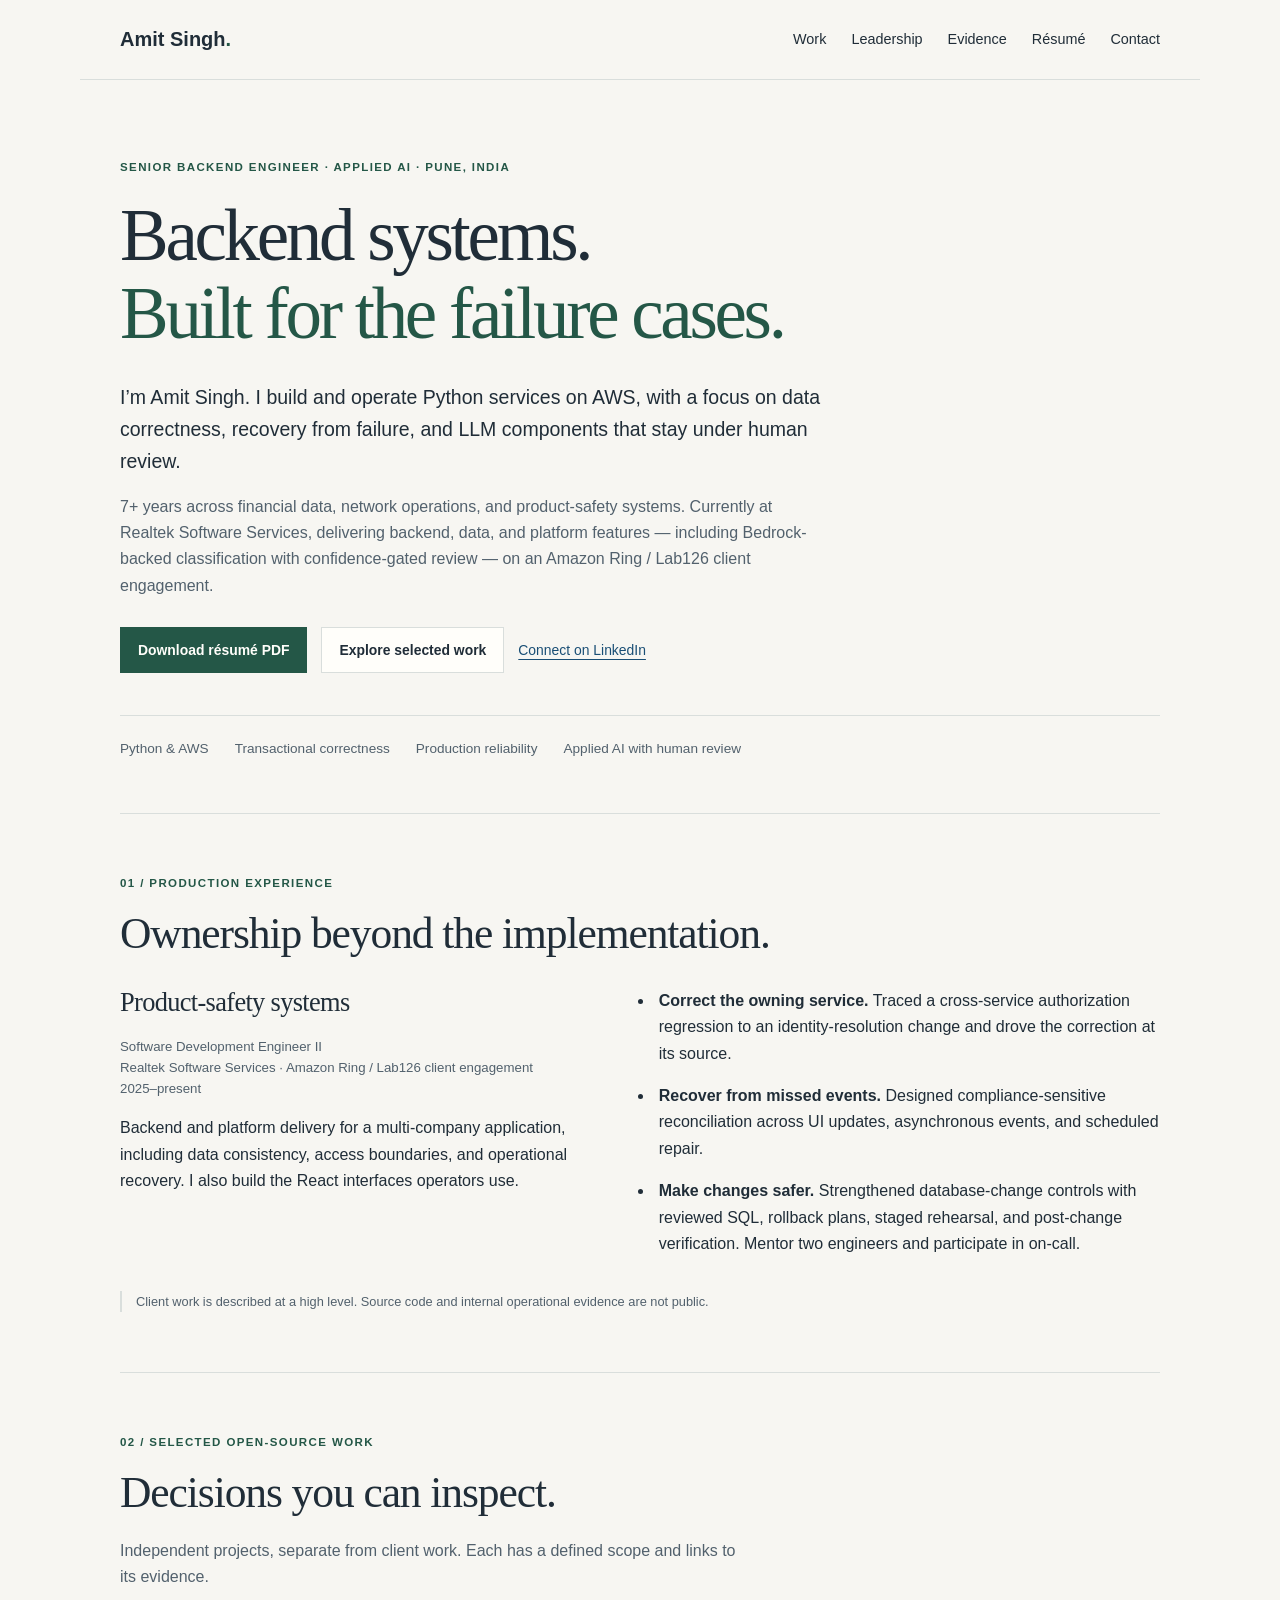
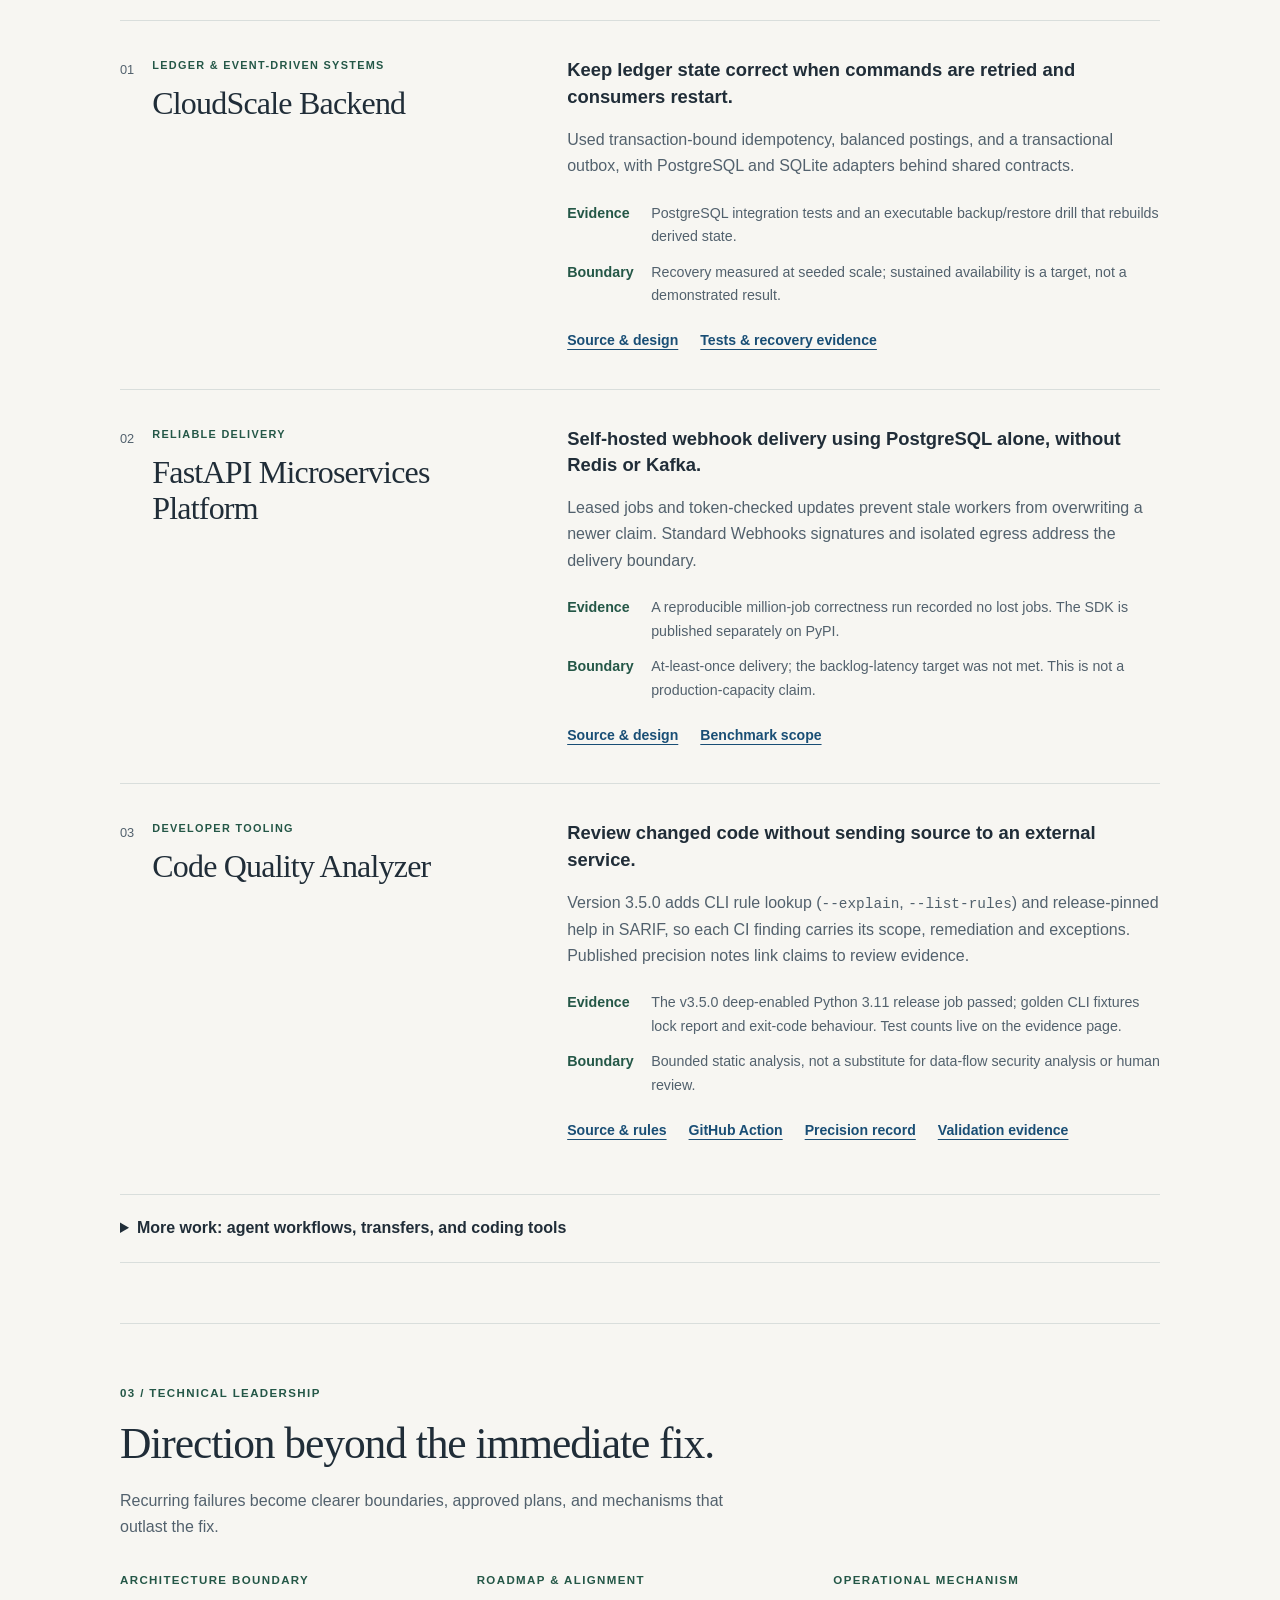
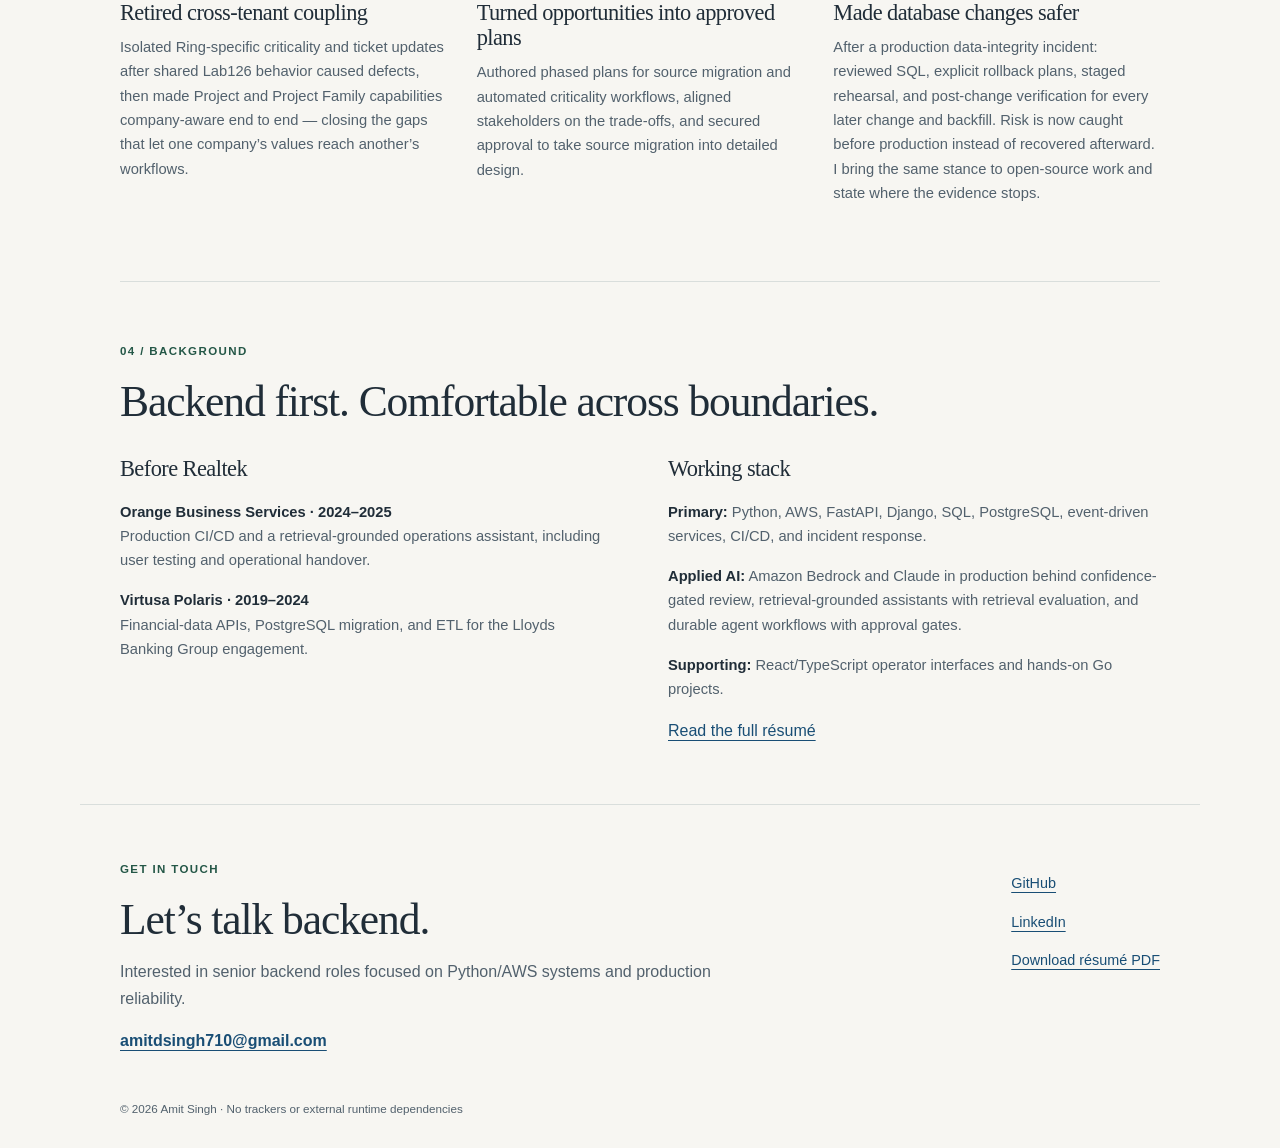
<file: index.html>
<!doctype html>
<html lang="en">
<head>
  <meta charset="utf-8">
  <meta name="viewport" content="width=device-width, initial-scale=1">
  <title>Amit Singh | Senior Backend Engineer</title>
  <meta name="description" content="Python and AWS backend engineering, production reliability, and open-source systems by Amit Singh.">
  <meta name="author" content="Amit Singh">
  <meta name="robots" content="index,follow,max-image-preview:large">
  <meta name="google-site-verification" content="meYjrEQto1s7tn9jI4LYgLtyor4KKZVI7Av0-aIMAww">
  <meta name="theme-color" content="#f7f6f2">
  <link rel="canonical" href="https://amitsinghom.github.io/">
  <link rel="icon" href="favicon.svg" type="image/svg+xml">
  <link rel="manifest" href="site.webmanifest">
  <meta property="og:type" content="website">
  <meta property="og:title" content="Amit Singh | Senior Backend Engineer">
  <meta property="og:description" content="Python and AWS backend engineering, production reliability, and open-source systems by Amit Singh.">
  <meta property="og:url" content="https://amitsinghom.github.io/">
  <meta property="og:image" content="https://amitsinghom.github.io/assets/social-card.png">
  <meta property="og:image:width" content="1200">
  <meta property="og:image:height" content="630">
  <meta property="og:image:alt" content="Amit Singh. Senior Backend Engineer. Python, AWS and Production Reliability.">
  <meta name="twitter:card" content="summary_large_image">
  <meta name="twitter:title" content="Amit Singh | Senior Backend Engineer">
  <meta name="twitter:description" content="Python and AWS backend engineering, production reliability, and open-source systems by Amit Singh.">
  <meta name="twitter:image" content="https://amitsinghom.github.io/assets/social-card.png">
  <link rel="stylesheet" href="styles.css">
  <script type="application/ld+json">{"@context": "https://schema.org", "@type": "ProfilePage", "@id": "https://amitsinghom.github.io/", "mainEntity": {"@type": "Person", "name": "Amit Singh", "url": "https://amitsinghom.github.io/", "jobTitle": "Senior Backend Engineer", "description": "Python and AWS backend engineering, production reliability and developer tooling.", "sameAs": ["https://github.com/AmitSinghOM", "https://linkedin.com/in/amit-singh-491100192"]}}</script>
</head>
<body>
<a class="skip" href="#main">Skip to content</a>
<header class="nav"><a class="brand" href="index.html" aria-label="Amit Singh, home">Amit Singh<span>.</span></a><nav aria-label="Primary"><a href="index.html#work">Work</a><a href="index.html#leadership">Leadership</a><a href="evidence.html">Evidence</a><a href="resume.html">Résumé</a><a href="mailto:amitdsingh710@gmail.com">Contact</a></nav></header>
<main id="main">
  <section class="hero" id="top">
    <p class="eyebrow">Senior Backend Engineer · Applied AI · Pune, India</p>
    <h1>Backend systems.<br><em>Built for the failure cases.</em></h1>
    <p class="intro">I’m Amit Singh. I build and operate Python services on AWS, with a focus on data correctness, recovery from failure, and LLM components that stay under human review.</p>
    <p class="hero-context">7+ years across financial data, network operations, and product-safety systems. Currently at Realtek Software Services, delivering backend, data, and platform features — including Bedrock-backed classification with confidence-gated review — on an Amazon Ring / Lab126 client engagement.</p>
    <div class="actions"><a class="button primary" href="assets/Amit_Singh_Backend_Resume.pdf" download>Download résumé PDF</a><a class="button" href="#work">Explore selected work</a><a class="text-link" href="https://linkedin.com/in/amit-singh-491100192">Connect on LinkedIn</a></div>
    <div class="focus-line"><span>Python &amp; AWS</span><span>Transactional correctness</span><span>Production reliability</span><span>Applied AI with human review</span></div>
  </section>

  <section class="section production" id="experience">
    <header class="section-head"><p class="eyebrow">01 / Production experience</p><h2>Ownership beyond the implementation.</h2></header>
    <div class="production-grid"><div><h3>Product-safety systems</h3><p class="attribution">Software Development Engineer II<br>Realtek Software Services · Amazon Ring / Lab126 client engagement<br>2025–present</p><p>Backend and platform delivery for a multi-company application, including data consistency, access boundaries, and operational recovery. I also build the React interfaces operators use.</p></div>
    <ul class="work-points"><li><strong>Correct the owning service.</strong> Traced a cross-service authorization regression to an identity-resolution change and drove the correction at its source.</li><li><strong>Recover from missed events.</strong> Designed compliance-sensitive reconciliation across UI updates, asynchronous events, and scheduled repair.</li><li><strong>Make changes safer.</strong> Strengthened database-change controls with reviewed SQL, rollback plans, staged rehearsal, and post-change verification. Mentor two engineers and participate in on-call.</li></ul></div>
    <p class="boundary-note">Client work is described at a high level. Source code and internal operational evidence are not public.</p>
  </section>

  <section class="section" id="work">
    <header class="section-head"><p class="eyebrow">02 / Selected open-source work</p><h2>Decisions you can inspect.</h2><p>Independent projects, separate from client work. Each has a defined scope and links to its evidence.</p></header>
    <article class="project" data-project="cloudscale">
      <div class="project-heading"><span class="project-number" aria-hidden="true">01</span><div><p class="eyebrow">Ledger &amp; event-driven systems</p><h3>CloudScale Backend</h3></div></div>
      <div class="project-body"><p class="project-summary">Keep ledger state correct when commands are retried and consumers restart.</p><p>Used transaction-bound idempotency, balanced postings, and a transactional outbox, with PostgreSQL and SQLite adapters behind shared contracts.</p><dl class="project-proof"><div><dt>Evidence</dt><dd>PostgreSQL integration tests and an executable backup/restore drill that rebuilds derived state.</dd></div><div><dt>Boundary</dt><dd>Recovery measured at seeded scale; sustained availability is a target, not a demonstrated result.</dd></div></dl><div class="project-links"><a href="https://github.com/AmitSinghOM/cloudscale-backend">Source &amp; design</a><a href="evidence.html#cloudscale">Tests &amp; recovery evidence</a></div></div>
    </article>
    <article class="project" data-project="webhook-platform">
      <div class="project-heading"><span class="project-number" aria-hidden="true">02</span><div><p class="eyebrow">Reliable delivery</p><h3>FastAPI Microservices Platform</h3></div></div>
      <div class="project-body"><p class="project-summary">Self-hosted webhook delivery using PostgreSQL alone, without Redis or Kafka.</p><p>Leased jobs and token-checked updates prevent stale workers from overwriting a newer claim. Standard Webhooks signatures and isolated egress address the delivery boundary.</p><dl class="project-proof"><div><dt>Evidence</dt><dd>A reproducible million-job correctness run recorded no lost jobs. The SDK is published separately on PyPI.</dd></div><div><dt>Boundary</dt><dd>At-least-once delivery; the backlog-latency target was not met. This is not a production-capacity claim.</dd></div></dl><div class="project-links"><a href="https://github.com/AmitSinghOM/fastapi-microservices-platform">Source &amp; design</a><a href="evidence.html#webhook-platform">Benchmark scope</a></div></div>
    </article>
    <article class="project" data-project="cqa-analyzer">
      <div class="project-heading"><span class="project-number" aria-hidden="true">03</span><div><p class="eyebrow">Developer tooling</p><h3>Code Quality Analyzer</h3></div></div>
      <div class="project-body"><p class="project-summary">Review changed code without sending source to an external service.</p><p>Version 3.5.0 adds CLI rule lookup (<code>--explain</code>, <code>--list-rules</code>) and release-pinned help in SARIF, so each CI finding carries its scope, remediation and exceptions. Published precision notes link claims to review evidence.</p><dl class="project-proof"><div><dt>Evidence</dt><dd>The v3.5.0 deep-enabled Python 3.11 release job passed; golden CLI fixtures lock report and exit-code behaviour. Test counts live on the evidence page.</dd></div><div><dt>Boundary</dt><dd>Bounded static analysis, not a substitute for data-flow security analysis or human review.</dd></div></dl><div class="project-links"><a href="https://github.com/AmitSinghOM/code-quality-analyzer">Source &amp; rules</a><a href="https://github.com/AmitSinghOM/cqa-action">GitHub Action</a><a href="https://github.com/AmitSinghOM/code-quality-analyzer/blob/v3.5.0/docs/PRECISION.md">Precision record</a><a href="evidence.html#cqa-analyzer">Validation evidence</a></div></div>
    </article>
    <details class="more-work"><summary>More work: agent workflows, transfers, and coding tools</summary><div class="more-grid">
      <article data-project="agentos"><h3>AgentOS</h3><p>Durable agent workflows over a hash-chained event log, with approval gates, an operator policy ceiling, a global pause switch and an operator UI with time-travel. Published on PyPI as <code>dagentos</code> with five provider plugins; property tests and network-fault tests exercise recovery. External effects still depend on downstream idempotency.</p><a href="evidence.html#agentos">Public source &amp; evidence</a></article>
      <article data-project="wallet-transfer"><h3>Wallet transfer service</h3><p>A focused transaction-design case study: idempotency keys, atomic balance updates, and deterministic wallet lock ordering.</p><a href="https://github.com/AmitSinghOM/wallet-transfer-service/blob/main/WRITEUP.md">Read the design decisions</a> <a href="evidence.html#wallet-transfer">Test evidence</a></article>
      <article data-project="replay-safe-orders"><h3>Replay-Safe Order Processing</h3><p>API Gateway, Python Lambda, SQS, and DynamoDB keep inventory updates duplicate-safe across retries and replays. DLQ recovery is bounded and audited; the AWS load run is not complete.</p><a href="https://github.com/AmitSinghOM/replay-safe-order-processing">Source &amp; design</a></article>
      <article data-project="agent-skills"><h3>Agent Skills</h3><p>Four tool-backed coding-agent workflows, including an architecture snapshot and a changed-line quality gate. Script tests are distinct from model-behaviour validation.</p><a href="evidence.html#agent-skills">Scope &amp; validation</a></article>
    </div></details>
  </section>

  <section class="section" id="leadership"><header class="section-head"><p class="eyebrow">03 / Technical leadership</p><h2>Direction beyond the immediate fix.</h2><p>Recurring failures become clearer boundaries, approved plans, and mechanisms that outlast the fix.</p></header><div class="leadership-grid">
    <article><p class="eyebrow">Architecture boundary</p><h3>Retired cross-tenant coupling</h3><p>Isolated Ring-specific criticality and ticket updates after shared Lab126 behavior caused defects, then made Project and Project Family capabilities company-aware end to end — closing the gaps that let one company’s values reach another’s workflows.</p></article>
    <article><p class="eyebrow">Roadmap &amp; alignment</p><h3>Turned opportunities into approved plans</h3><p>Authored phased plans for source migration and automated criticality workflows, aligned stakeholders on the trade-offs, and secured approval to take source migration into detailed design.</p></article>
    <article><p class="eyebrow">Operational mechanism</p><h3>Made database changes safer</h3><p>After a production data-integrity incident: reviewed SQL, explicit rollback plans, staged rehearsal, and post-change verification for every later change and backfill. Risk is now caught before production instead of recovered afterward. I bring the same stance to open-source work and state where the evidence stops.</p></article>
  </div></section>

  <section class="section career"><header class="section-head"><p class="eyebrow">04 / Background</p><h2>Backend first. Comfortable across boundaries.</h2></header><div class="career-grid"><div><h3>Before Realtek</h3><p><strong>Orange Business Services · 2024–2025</strong><br>Production CI/CD and a retrieval-grounded operations assistant, including user testing and operational handover.</p><p><strong>Virtusa Polaris · 2019–2024</strong><br>Financial-data APIs, PostgreSQL migration, and ETL for the Lloyds Banking Group engagement.</p></div><div><h3>Working stack</h3><p><strong>Primary:</strong> Python, AWS, FastAPI, Django, SQL, PostgreSQL, event-driven services, CI/CD, and incident response.</p><p><strong>Applied AI:</strong> Amazon Bedrock and Claude in production behind confidence-gated review, retrieval-grounded assistants with retrieval evaluation, and durable agent workflows with approval gates.</p><p><strong>Supporting:</strong> React/TypeScript operator interfaces and hands-on Go projects.</p><a href="resume.html">Read the full résumé</a></div></div></section>
</main>
<footer id="contact"><div><p class="eyebrow">Get in touch</p><h2>Let’s talk backend.</h2><p>Interested in senior backend roles focused on Python/AWS systems and production reliability.</p><a class="contact-link" href="mailto:amitdsingh710@gmail.com">amitdsingh710@gmail.com</a></div><nav aria-label="Social links"><a href="https://github.com/AmitSinghOM">GitHub</a><a href="https://linkedin.com/in/amit-singh-491100192">LinkedIn</a><a href="assets/Amit_Singh_Backend_Resume.pdf" download>Download résumé PDF</a></nav><small>© 2026 Amit Singh · No trackers or external runtime dependencies</small></footer>
</body>
</html>
</file>
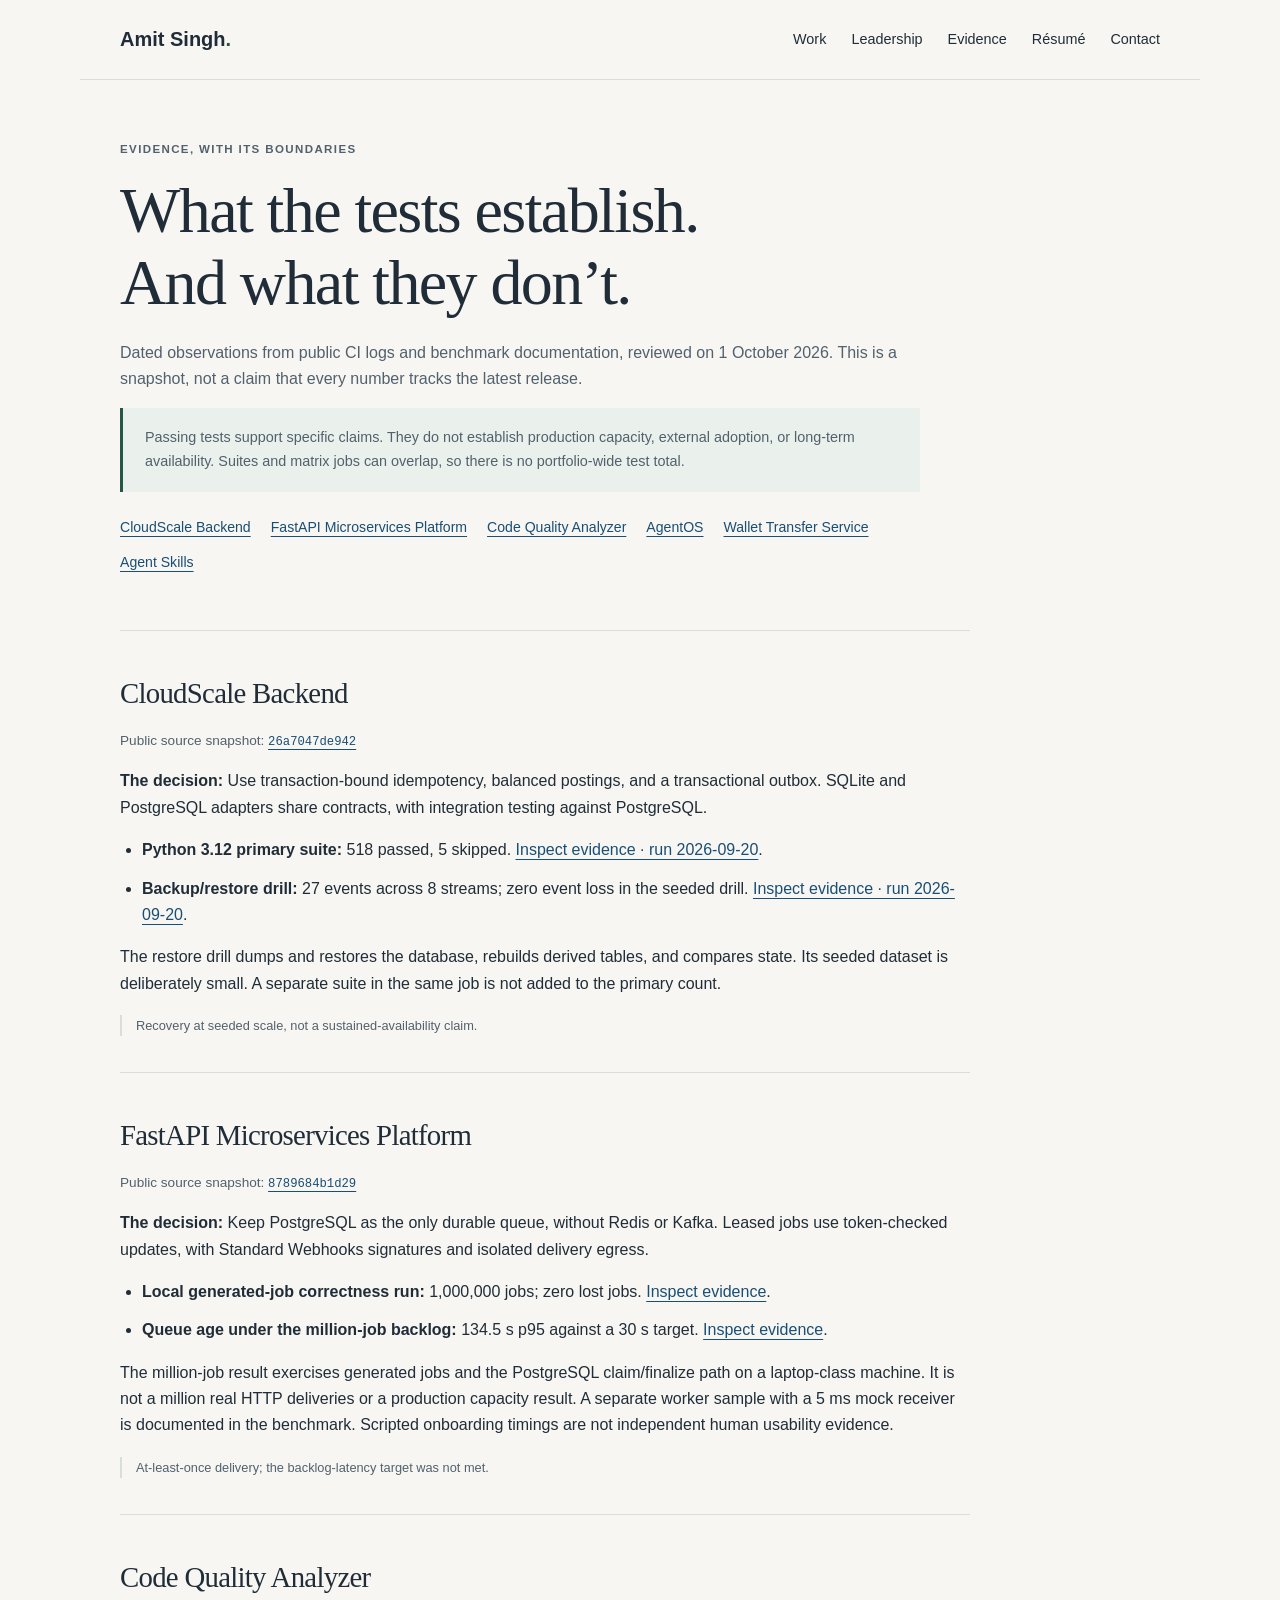
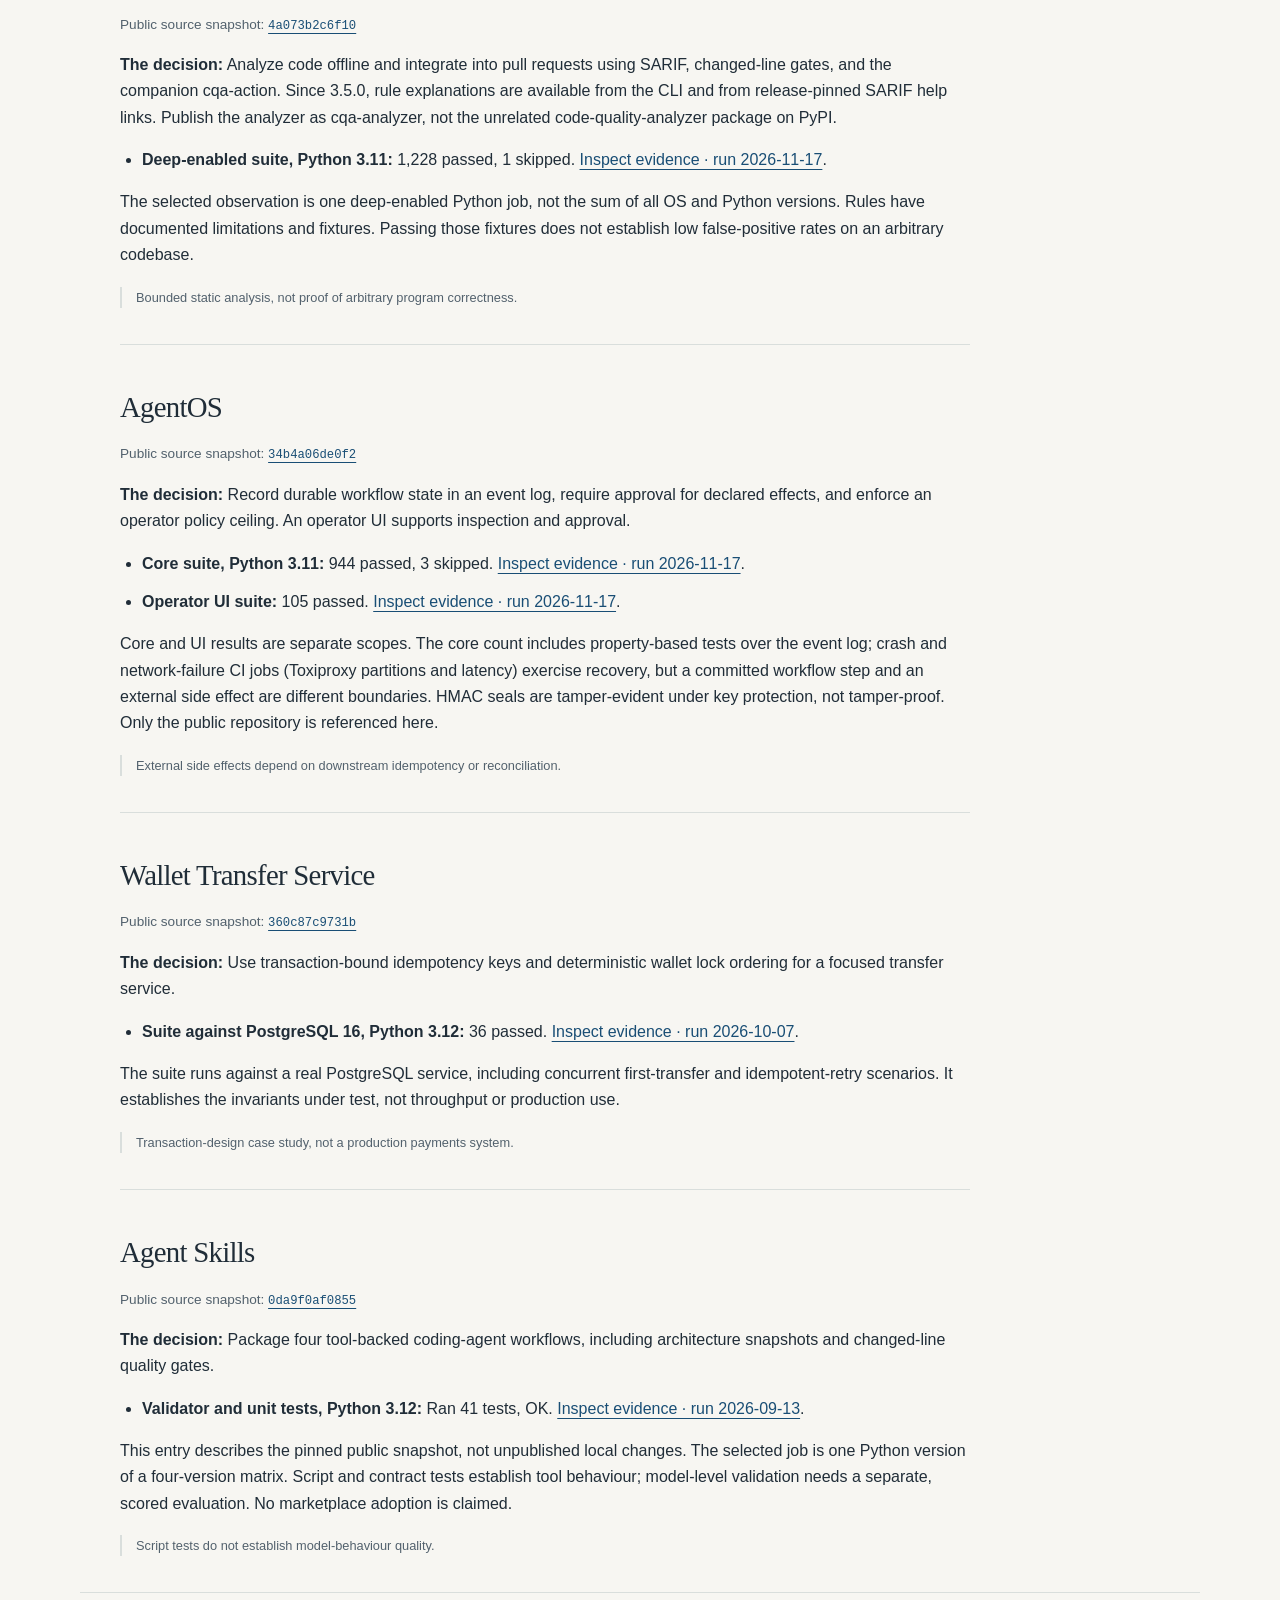
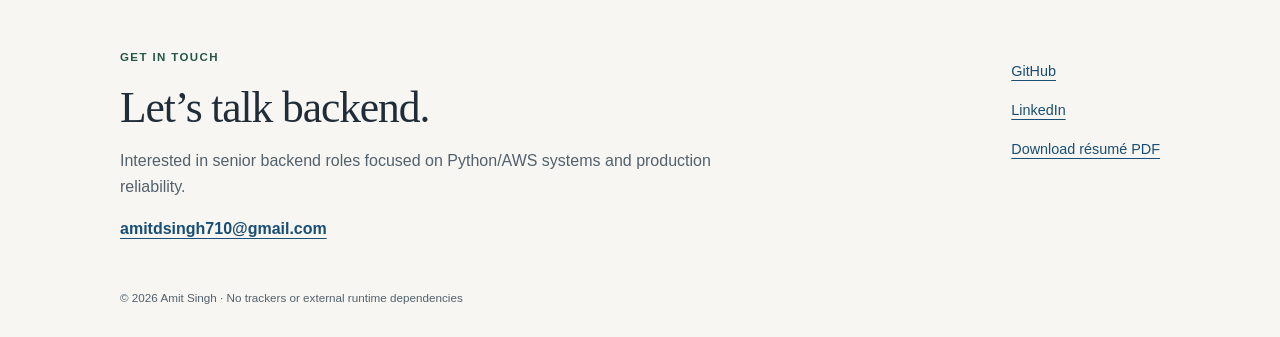
<file: evidence.html>
<!doctype html>
<html lang="en">
<head>
  <meta charset="utf-8">
  <meta name="viewport" content="width=device-width, initial-scale=1">
  <title>Engineering evidence | Amit Singh</title>
  <meta name="description" content="Pinned test results, benchmark scope, and limitations for Amit Singh’s public engineering projects.">
  <meta name="author" content="Amit Singh">
  <meta name="robots" content="index,follow,max-image-preview:large">
  <meta name="google-site-verification" content="meYjrEQto1s7tn9jI4LYgLtyor4KKZVI7Av0-aIMAww">
  <meta name="theme-color" content="#f7f6f2">
  <link rel="canonical" href="https://amitsinghom.github.io/evidence.html">
  <link rel="icon" href="favicon.svg" type="image/svg+xml">
  <link rel="manifest" href="site.webmanifest">
  <meta property="og:type" content="website">
  <meta property="og:title" content="Engineering evidence | Amit Singh">
  <meta property="og:description" content="Pinned test results, benchmark scope, and limitations for Amit Singh’s public engineering projects.">
  <meta property="og:url" content="https://amitsinghom.github.io/evidence.html">
  <meta property="og:image" content="https://amitsinghom.github.io/assets/social-card.png">
  <meta property="og:image:width" content="1200">
  <meta property="og:image:height" content="630">
  <meta property="og:image:alt" content="Amit Singh. Senior Backend Engineer. Python, AWS and Production Reliability.">
  <meta name="twitter:card" content="summary_large_image">
  <meta name="twitter:title" content="Engineering evidence | Amit Singh">
  <meta name="twitter:description" content="Pinned test results, benchmark scope, and limitations for Amit Singh’s public engineering projects.">
  <meta name="twitter:image" content="https://amitsinghom.github.io/assets/social-card.png">
  <link rel="stylesheet" href="styles.css">
</head>
<body>
<a class="skip" href="#main">Skip to content</a>
<header class="nav"><a class="brand" href="index.html" aria-label="Amit Singh, home">Amit Singh<span>.</span></a><nav aria-label="Primary"><a href="index.html#work">Work</a><a href="index.html#leadership">Leadership</a><a href="evidence.html">Evidence</a><a href="resume.html">Résumé</a><a href="mailto:amitdsingh710@gmail.com">Contact</a></nav></header>
<main id="main">
<section class="page-intro"><p class="eyebrow">Evidence, with its boundaries</p><h1>What the tests establish.<br>And what they don’t.</h1><p>Dated observations from public CI logs and benchmark documentation, reviewed on 1 October 2026. This is a snapshot, not a claim that every number tracks the latest release.</p><p class="evidence-note">Passing tests support specific claims. They do not establish production capacity, external adoption, or long-term availability. Suites and matrix jobs can overlap, so there is no portfolio-wide test total.</p><nav class="evidence-nav" aria-label="Projects"><a href="#cloudscale">CloudScale Backend</a><a href="#webhook-platform">FastAPI Microservices Platform</a><a href="#cqa-analyzer">Code Quality Analyzer</a><a href="#agentos">AgentOS</a><a href="#wallet-transfer">Wallet Transfer Service</a><a href="#agent-skills">Agent Skills</a></nav></section>
<article class="evidence-entry" id="cloudscale" data-project="cloudscale">
<h2>CloudScale Backend</h2>
<p class="evidence-meta">Public source snapshot: <a href="https://github.com/AmitSinghOM/cloudscale-backend/tree/26a7047de94266d97e9acc520e575b127030f1b2"><code>26a7047de942</code></a></p>
<p><strong>The decision:</strong> Use transaction-bound idempotency, balanced postings, and a transactional outbox. SQLite and PostgreSQL adapters share contracts, with integration testing against PostgreSQL.</p>
<ul>
<li><strong>Python 3.12 primary suite:</strong> <span data-fact="cloudscale-1">518 passed, 5 skipped</span>. <a href="https://github.com/AmitSinghOM/cloudscale-backend/actions/runs/35527516770/job/106122164409">Inspect evidence · run 2026-09-20</a>.</li>
<li><strong>Backup/restore drill:</strong> <span data-fact="cloudscale-2">27 events across 8 streams; zero event loss in the seeded drill</span>. <a href="https://github.com/AmitSinghOM/cloudscale-backend/actions/runs/35527516770/job/106122164267">Inspect evidence · run 2026-09-20</a>.</li>
</ul>
<p>The restore drill dumps and restores the database, rebuilds derived tables, and compares state. Its seeded dataset is deliberately small. A separate suite in the same job is not added to the primary count.</p>
<p class="boundary-note">Recovery at seeded scale, not a sustained-availability claim.</p>
</article>
<article class="evidence-entry" id="webhook-platform" data-project="webhook-platform">
<h2>FastAPI Microservices Platform</h2>
<p class="evidence-meta">Public source snapshot: <a href="https://github.com/AmitSinghOM/fastapi-microservices-platform/tree/8789684b1d29cadbd77b692cfe6b3a9ba3f753b2"><code>8789684b1d29</code></a></p>
<p><strong>The decision:</strong> Keep PostgreSQL as the only durable queue, without Redis or Kafka. Leased jobs use token-checked updates, with Standard Webhooks signatures and isolated delivery egress.</p>
<ul>
<li><strong>Local generated-job correctness run:</strong> <span data-fact="webhook-correctness">1,000,000 jobs; zero lost jobs</span>. <a href="https://github.com/AmitSinghOM/fastapi-microservices-platform/blob/8789684b1d29cadbd77b692cfe6b3a9ba3f753b2/docs/benchmarks.md">Inspect evidence</a>.</li>
<li><strong>Queue age under the million-job backlog:</strong> <span data-fact="webhook-backlog">134.5 s p95 against a 30 s target</span>. <a href="https://github.com/AmitSinghOM/fastapi-microservices-platform/blob/8789684b1d29cadbd77b692cfe6b3a9ba3f753b2/docs/benchmarks.md">Inspect evidence</a>.</li>
</ul>
<p>The million-job result exercises generated jobs and the PostgreSQL claim/finalize path on a laptop-class machine. It is not a million real HTTP deliveries or a production capacity result. A separate worker sample with a 5 ms mock receiver is documented in the benchmark. Scripted onboarding timings are not independent human usability evidence.</p>
<p class="boundary-note">At-least-once delivery; the backlog-latency target was not met.</p>
</article>
<article class="evidence-entry" id="cqa-analyzer" data-project="cqa-analyzer">
<h2>Code Quality Analyzer</h2>
<p class="evidence-meta">Public source snapshot: <a href="https://github.com/AmitSinghOM/code-quality-analyzer/tree/4a073b2c6f10f5fa66a0eb9f1efa92d404d24223"><code>4a073b2c6f10</code></a></p>
<p><strong>The decision:</strong> Analyze code offline and integrate into pull requests using SARIF, changed-line gates, and the companion cqa-action. Since 3.5.0, rule explanations are available from the CLI and from release-pinned SARIF help links. Publish the analyzer as cqa-analyzer, not the unrelated code-quality-analyzer package on PyPI.</p>
<ul>
<li><strong>Deep-enabled suite, Python 3.11:</strong> <span data-fact="cqa-analyzer-1">1,228 passed, 1 skipped</span>. <a href="https://github.com/AmitSinghOM/code-quality-analyzer/actions/runs/44140864346/job/134242954812">Inspect evidence · run 2026-11-17</a>.</li>
</ul>
<p>The selected observation is one deep-enabled Python job, not the sum of all OS and Python versions. Rules have documented limitations and fixtures. Passing those fixtures does not establish low false-positive rates on an arbitrary codebase.</p>
<p class="boundary-note">Bounded static analysis, not proof of arbitrary program correctness.</p>
</article>
<article class="evidence-entry" id="agentos" data-project="agentos">
<h2>AgentOS</h2>
<p class="evidence-meta">Public source snapshot: <a href="https://github.com/AmitSinghOM/AgentOS/tree/34b4a06de0f202738ec92433da8cc3d8ad6a8162"><code>34b4a06de0f2</code></a></p>
<p><strong>The decision:</strong> Record durable workflow state in an event log, require approval for declared effects, and enforce an operator policy ceiling. An operator UI supports inspection and approval.</p>
<ul>
<li><strong>Core suite, Python 3.11:</strong> <span data-fact="agentos-1">944 passed, 3 skipped</span>. <a href="https://github.com/AmitSinghOM/AgentOS/actions/runs/44156991925/job/134300267305">Inspect evidence · run 2026-11-17</a>.</li>
<li><strong>Operator UI suite:</strong> <span data-fact="agentos-2">105 passed</span>. <a href="https://github.com/AmitSinghOM/AgentOS/actions/runs/44156991925/job/134300267308">Inspect evidence · run 2026-11-17</a>.</li>
</ul>
<p>Core and UI results are separate scopes. The core count includes property-based tests over the event log; crash and network-failure CI jobs (Toxiproxy partitions and latency) exercise recovery, but a committed workflow step and an external side effect are different boundaries. HMAC seals are tamper-evident under key protection, not tamper-proof. Only the public repository is referenced here.</p>
<p class="boundary-note">External side effects depend on downstream idempotency or reconciliation.</p>
</article>
<article class="evidence-entry" id="wallet-transfer" data-project="wallet-transfer">
<h2>Wallet Transfer Service</h2>
<p class="evidence-meta">Public source snapshot: <a href="https://github.com/AmitSinghOM/wallet-transfer-service/tree/360c87c9731bd07e8fdd0a1af38afcb0d4d9b558"><code>360c87c9731b</code></a></p>
<p><strong>The decision:</strong> Use transaction-bound idempotency keys and deterministic wallet lock ordering for a focused transfer service.</p>
<ul>
<li><strong>Suite against PostgreSQL 16, Python 3.12:</strong> <span data-fact="wallet-transfer-1">36 passed</span>. <a href="https://github.com/AmitSinghOM/wallet-transfer-service/actions/runs/37610929342/job/112757726818">Inspect evidence · run 2026-10-07</a>.</li>
</ul>
<p>The suite runs against a real PostgreSQL service, including concurrent first-transfer and idempotent-retry scenarios. It establishes the invariants under test, not throughput or production use.</p>
<p class="boundary-note">Transaction-design case study, not a production payments system.</p>
</article>
<article class="evidence-entry" id="agent-skills" data-project="agent-skills">
<h2>Agent Skills</h2>
<p class="evidence-meta">Public source snapshot: <a href="https://github.com/AmitSinghOM/agent-skills/tree/0da9f0af0855c3e84200fc4f9c1cd5d4a8eaf889"><code>0da9f0af0855</code></a></p>
<p><strong>The decision:</strong> Package four tool-backed coding-agent workflows, including architecture snapshots and changed-line quality gates.</p>
<ul>
<li><strong>Validator and unit tests, Python 3.12:</strong> <span data-fact="agent-skills-1">Ran 41 tests, OK</span>. <a href="https://github.com/AmitSinghOM/agent-skills/actions/runs/34749014647/job/103702023796">Inspect evidence · run 2026-09-13</a>.</li>
</ul>
<p>This entry describes the pinned public snapshot, not unpublished local changes. The selected job is one Python version of a four-version matrix. Script and contract tests establish tool behaviour; model-level validation needs a separate, scored evaluation. No marketplace adoption is claimed.</p>
<p class="boundary-note">Script tests do not establish model-behaviour quality.</p>
</article>
</main>
<footer id="contact"><div><p class="eyebrow">Get in touch</p><h2>Let’s talk backend.</h2><p>Interested in senior backend roles focused on Python/AWS systems and production reliability.</p><a class="contact-link" href="mailto:amitdsingh710@gmail.com">amitdsingh710@gmail.com</a></div><nav aria-label="Social links"><a href="https://github.com/AmitSinghOM">GitHub</a><a href="https://linkedin.com/in/amit-singh-491100192">LinkedIn</a><a href="assets/Amit_Singh_Backend_Resume.pdf" download>Download résumé PDF</a></nav><small>© 2026 Amit Singh · No trackers or external runtime dependencies</small></footer>
</body>
</html>
</file>
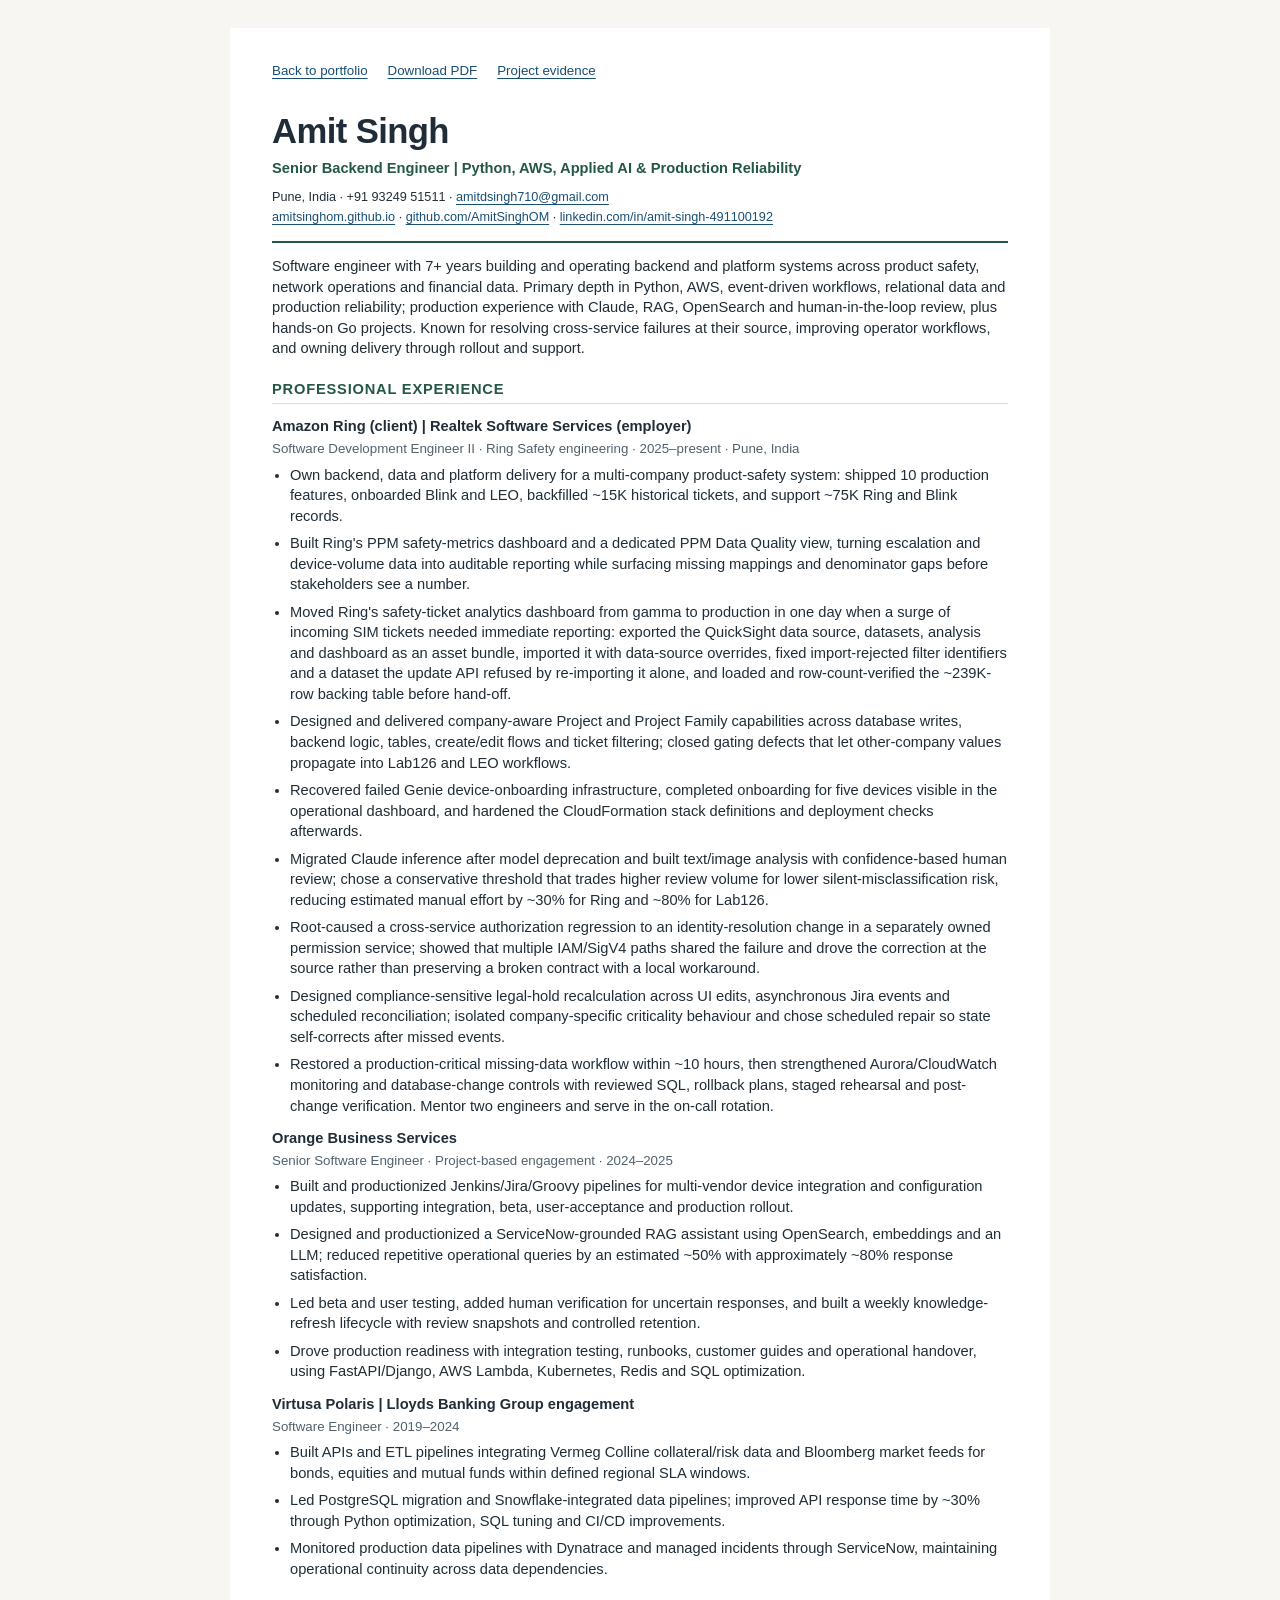
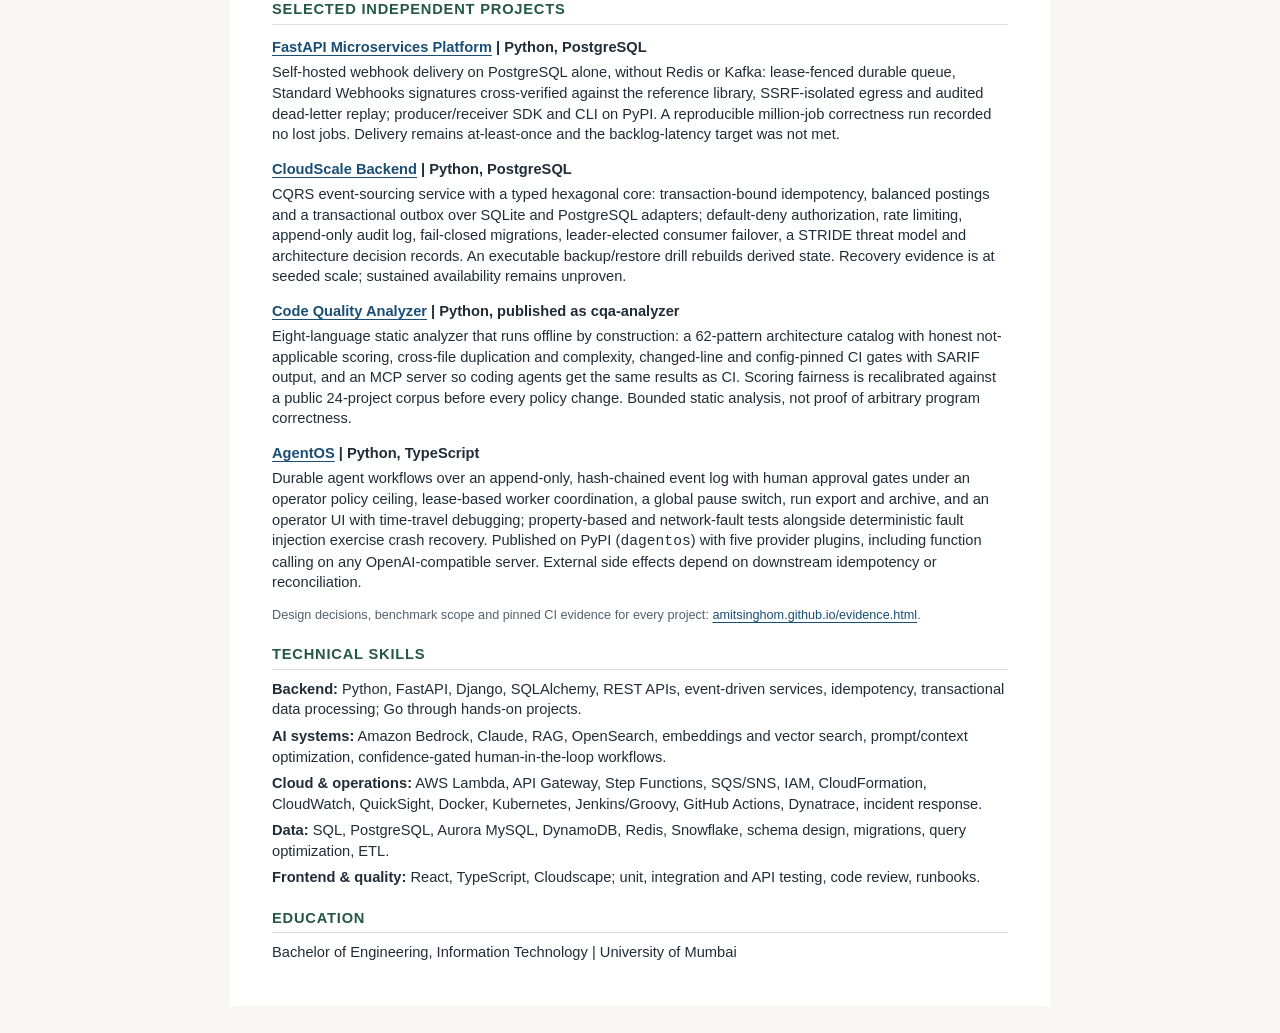
<file: resume.html>
<!doctype html>
<html lang="en">
<head>
<meta charset="utf-8"><meta name="viewport" content="width=device-width, initial-scale=1">
<title>Amit Singh | Senior Backend Engineer Résumé</title>
<meta name="description" content="Amit Singh: Python and AWS backend engineering, applied AI systems, data correctness and production reliability.">
<meta name="robots" content="noindex,follow"><link rel="canonical" href="https://amitsinghom.github.io/resume.html"><link rel="icon" href="favicon.svg" type="image/svg+xml">
<style>
@page{size:A4;margin:12mm 14mm}*{box-sizing:border-box}body{max-width:820px;margin:28px auto;padding:34px 42px;background:#fff;color:#202d38;font:11pt/1.4 Arial,sans-serif}html{background:#f7f6f2}a{color:#194e75;text-underline-offset:3px}a:focus-visible{outline:3px solid #245747;outline-offset:3px}.tools{display:flex;flex-wrap:wrap;gap:20px;margin-bottom:26px;font-size:10pt}h1{font-size:26pt;letter-spacing:-.6px;margin:0 0 3px}.headline{font-weight:700;font-size:11pt;color:#245747;margin:0 0 8px}.contact{font-size:9.5pt;line-height:1.6;margin:0}header{padding-bottom:14px;border-bottom:2px solid #245747}h2{font-size:11pt;text-transform:uppercase;letter-spacing:.8px;color:#245747;margin:20px 0 9px;border-bottom:1px solid #d9dedc;padding-bottom:4px;break-after:avoid}h3{font-size:11pt;margin:12px 0 3px;break-after:avoid}.role-meta{font-size:10pt;color:#52616d;margin:0 0 6px;break-after:avoid}.summary{margin:13px 0 0}p{margin:5px 0 9px}ul{margin:5px 0 12px;padding-left:18px}li{margin-bottom:7px;break-inside:avoid}.project{break-inside:avoid;margin-bottom:14px}.project h3{margin-bottom:5px}.skills p{margin:6px 0}.note{font-size:9.5pt;color:#52616d}.education{break-inside:avoid}strong{font-weight:700}
@media print{html,body{background:#fff}body{font-size:10pt;line-height:1.32}h2{margin:14px 0 7px}h3{margin:9px 0 3px}ul{margin:4px 0 8px}li{margin-bottom:5px}.project{margin-bottom:10px}body{max-width:none;margin:0;padding:0}.tools{display:none}a{color:inherit;text-decoration:none}p{orphans:3;widows:3}header{break-inside:avoid}}
@media(max-width:600px){body{padding:22px;margin:0;font-size:11pt}.contact{font-size:10pt;overflow-wrap:anywhere}h1{font-size:24pt}}
</style>
</head>
<body>
<nav class="tools" aria-label="Résumé actions"><a href="index.html">Back to portfolio</a><a href="assets/Amit_Singh_Backend_Resume.pdf" download>Download PDF</a><a href="evidence.html">Project evidence</a></nav>
<header><h1>Amit Singh</h1><p class="headline">Senior Backend Engineer | Python, AWS, Applied AI &amp; Production Reliability</p><p class="contact">Pune, India · +91 93249 51511 · <a href="mailto:amitdsingh710@gmail.com">amitdsingh710@gmail.com</a><br><a href="https://amitsinghom.github.io/">amitsinghom.github.io</a> · <a href="https://github.com/AmitSinghOM">github.com/AmitSinghOM</a> · <a href="https://linkedin.com/in/amit-singh-491100192">linkedin.com/in/amit-singh-491100192</a></p></header>
<main>
<p class="summary">Software engineer with 7+ years building and operating backend and platform systems across product safety, network operations and financial data. Primary depth in Python, AWS, event-driven workflows, relational data and production reliability; production experience with Claude, RAG, OpenSearch and human-in-the-loop review, plus hands-on Go projects. Known for resolving cross-service failures at their source, improving operator workflows, and owning delivery through rollout and support.</p>
<section aria-labelledby="experience-title"><h2 id="experience-title">Professional experience</h2>
<h3>Amazon Ring (client) | Realtek Software Services (employer)</h3><p class="role-meta">Software Development Engineer II · Ring Safety engineering · 2025–present · Pune, India</p>
<ul>
<li>Own backend, data and platform delivery for a multi-company product-safety system: shipped 10 production features, onboarded Blink and LEO, backfilled ~15K historical tickets, and support ~75K Ring and Blink records.</li>
<li>Built Ring's PPM safety-metrics dashboard and a dedicated PPM Data Quality view, turning escalation and device-volume data into auditable reporting while surfacing missing mappings and denominator gaps before stakeholders see a number.</li>
<li>Moved Ring's safety-ticket analytics dashboard from gamma to production in one day when a surge of incoming SIM tickets needed immediate reporting: exported the QuickSight data source, datasets, analysis and dashboard as an asset bundle, imported it with data-source overrides, fixed import-rejected filter identifiers and a dataset the update API refused by re-importing it alone, and loaded and row-count-verified the ~239K-row backing table before hand-off.</li>
<li>Designed and delivered company-aware Project and Project Family capabilities across database writes, backend logic, tables, create/edit flows and ticket filtering; closed gating defects that let other-company values propagate into Lab126 and LEO workflows.</li>
<li>Recovered failed Genie device-onboarding infrastructure, completed onboarding for five devices visible in the operational dashboard, and hardened the CloudFormation stack definitions and deployment checks afterwards.</li>
<li>Migrated Claude inference after model deprecation and built text/image analysis with confidence-based human review; chose a conservative threshold that trades higher review volume for lower silent-misclassification risk, reducing estimated manual effort by ~30% for Ring and ~80% for Lab126.</li>
<li>Root-caused a cross-service authorization regression to an identity-resolution change in a separately owned permission service; showed that multiple IAM/SigV4 paths shared the failure and drove the correction at the source rather than preserving a broken contract with a local workaround.</li>
<li>Designed compliance-sensitive legal-hold recalculation across UI edits, asynchronous Jira events and scheduled reconciliation; isolated company-specific criticality behaviour and chose scheduled repair so state self-corrects after missed events.</li>
<li>Restored a production-critical missing-data workflow within ~10 hours, then strengthened Aurora/CloudWatch monitoring and database-change controls with reviewed SQL, rollback plans, staged rehearsal and post-change verification. Mentor two engineers and serve in the on-call rotation.</li>
</ul>
<h3>Orange Business Services</h3><p class="role-meta">Senior Software Engineer · Project-based engagement · 2024–2025</p>
<ul>
<li>Built and productionized Jenkins/Jira/Groovy pipelines for multi-vendor device integration and configuration updates, supporting integration, beta, user-acceptance and production rollout.</li>
<li>Designed and productionized a ServiceNow-grounded RAG assistant using OpenSearch, embeddings and an LLM; reduced repetitive operational queries by an estimated ~50% with approximately ~80% response satisfaction.</li>
<li>Led beta and user testing, added human verification for uncertain responses, and built a weekly knowledge-refresh lifecycle with review snapshots and controlled retention.</li>
<li>Drove production readiness with integration testing, runbooks, customer guides and operational handover, using FastAPI/Django, AWS Lambda, Kubernetes, Redis and SQL optimization.</li>
</ul>
<h3>Virtusa Polaris | Lloyds Banking Group engagement</h3><p class="role-meta">Software Engineer · 2019–2024</p>
<ul>
<li>Built APIs and ETL pipelines integrating Vermeg Colline collateral/risk data and Bloomberg market feeds for bonds, equities and mutual funds within defined regional SLA windows.</li>
<li>Led PostgreSQL migration and Snowflake-integrated data pipelines; improved API response time by ~30% through Python optimization, SQL tuning and CI/CD improvements.</li>
<li>Monitored production data pipelines with Dynatrace and managed incidents through ServiceNow, maintaining operational continuity across data dependencies.</li>
</ul>
</section>
<section aria-labelledby="projects-title"><h2 id="projects-title">Selected independent projects</h2>
<div class="project" data-project="webhook-platform"><h3><a href="https://github.com/AmitSinghOM/fastapi-microservices-platform">FastAPI Microservices Platform</a> | Python, PostgreSQL</h3><p>Self-hosted webhook delivery on PostgreSQL alone, without Redis or Kafka: lease-fenced durable queue, Standard Webhooks signatures cross-verified against the reference library, SSRF-isolated egress and audited dead-letter replay; producer/receiver SDK and CLI on PyPI. A reproducible million-job correctness run recorded no lost jobs. Delivery remains at-least-once and the backlog-latency target was not met.</p></div>
<div class="project" data-project="cloudscale"><h3><a href="https://github.com/AmitSinghOM/cloudscale-backend">CloudScale Backend</a> | Python, PostgreSQL</h3><p>CQRS event-sourcing service with a typed hexagonal core: transaction-bound idempotency, balanced postings and a transactional outbox over SQLite and PostgreSQL adapters; default-deny authorization, rate limiting, append-only audit log, fail-closed migrations, leader-elected consumer failover, a STRIDE threat model and architecture decision records. An executable backup/restore drill rebuilds derived state. Recovery evidence is at seeded scale; sustained availability remains unproven.</p></div>
<div class="project" data-project="cqa-analyzer"><h3><a href="https://github.com/AmitSinghOM/code-quality-analyzer">Code Quality Analyzer</a> | Python, published as cqa-analyzer</h3><p>Eight-language static analyzer that runs offline by construction: a 62-pattern architecture catalog with honest not-applicable scoring, cross-file duplication and complexity, changed-line and config-pinned CI gates with SARIF output, and an MCP server so coding agents get the same results as CI. Scoring fairness is recalibrated against a public 24-project corpus before every policy change. Bounded static analysis, not proof of arbitrary program correctness.</p></div>
<div class="project" data-project="agentos"><h3><a href="https://github.com/AmitSinghOM/AgentOS">AgentOS</a> | Python, TypeScript</h3><p>Durable agent workflows over an append-only, hash-chained event log with human approval gates under an operator policy ceiling, lease-based worker coordination, a global pause switch, run export and archive, and an operator UI with time-travel debugging; property-based and network-fault tests alongside deterministic fault injection exercise crash recovery. Published on PyPI (<code>dagentos</code>) with five provider plugins, including function calling on any OpenAI-compatible server. External side effects depend on downstream idempotency or reconciliation.</p></div>
<p class="note">Design decisions, benchmark scope and pinned CI evidence for every project: <a href="https://amitsinghom.github.io/evidence.html">amitsinghom.github.io/evidence.html</a>.</p>
</section>
<section class="skills" aria-labelledby="skills-title"><h2 id="skills-title">Technical skills</h2>
<p><strong>Backend:</strong> Python, FastAPI, Django, SQLAlchemy, REST APIs, event-driven services, idempotency, transactional data processing; Go through hands-on projects.</p>
<p><strong>AI systems:</strong> Amazon Bedrock, Claude, RAG, OpenSearch, embeddings and vector search, prompt/context optimization, confidence-gated human-in-the-loop workflows.</p>
<p><strong>Cloud &amp; operations:</strong> AWS Lambda, API Gateway, Step Functions, SQS/SNS, IAM, CloudFormation, CloudWatch, QuickSight, Docker, Kubernetes, Jenkins/Groovy, GitHub Actions, Dynatrace, incident response.</p>
<p><strong>Data:</strong> SQL, PostgreSQL, Aurora MySQL, DynamoDB, Redis, Snowflake, schema design, migrations, query optimization, ETL.</p>
<p><strong>Frontend &amp; quality:</strong> React, TypeScript, Cloudscape; unit, integration and API testing, code review, runbooks.</p>
</section>
<section class="education"><h2>Education</h2><p>Bachelor of Engineering, Information Technology | University of Mumbai</p></section>
</main>
</body>
</html>
</file>
<file: styles.css>
@charset "UTF-8";
:root{--paper:#f7f6f2;--surface:#fffefa;--ink:#202d38;--muted:#52616d;--line:#d9dedc;--accent:#245747;--blue:#194e75;--soft:#eaf0eb;--serif:"Iowan Old Style","Palatino Linotype",Georgia,serif;--sans:-apple-system,BlinkMacSystemFont,"Segoe UI",sans-serif}

*{box-sizing:border-box}
html{scroll-behavior:smooth;scroll-padding-top:100px}
body{margin:0;background:var(--paper);color:var(--ink);font:16px/1.65 var(--sans)}
a{color:var(--blue);text-underline-offset:4px;text-decoration-thickness:1px}
a:hover{text-decoration-thickness:2px}
a:focus-visible,summary:focus-visible{outline:3px solid var(--accent);outline-offset:5px}
p{margin:0 0 16px}
h1,h2,h3{font-family:var(--serif);font-weight:500;line-height:1.13;letter-spacing:-.025em}
h2{font-size:clamp(2rem,3.4vw,3rem);margin:10px 0 20px}
h3{font-size:1.65rem;margin:0 0 18px}
.skip{position:absolute;left:-9999px;top:12px;z-index:30}
.skip:focus{left:16px;background:var(--surface);padding:10px}
main,footer,.nav{max-width:1120px;margin:auto;padding-inline:40px}
.nav{display:flex;justify-content:space-between;align-items:center;gap:20px;padding-block:23px;border-bottom:1px solid var(--line)}
.brand{color:var(--ink);font-weight:750;font-size:1.25rem;text-decoration:none;white-space:nowrap}
.brand span{color:var(--accent)}
.nav nav{display:flex;flex-wrap:wrap;gap:25px;font-size:.9rem}
.nav nav a{color:var(--ink);text-decoration:none}
.nav nav a:hover{text-decoration:underline}
.eyebrow{text-transform:uppercase;letter-spacing:.12em;font-size:.72rem;font-weight:750;color:var(--accent);margin:0 0 16px}
.hero{padding:78px 0 52px}
.hero h1{font-size:clamp(2.8rem,5.7vw,4.65rem);margin:20px 0 28px;max-width:1000px;line-height:1.07;letter-spacing:-.045em}
.hero h1 em{font-style:normal;color:var(--accent)}
.intro{font-size:1.22rem;max-width:720px;color:var(--ink)}
.hero-context{max-width:700px;color:var(--muted)}
.actions{display:flex;align-items:center;flex-wrap:wrap;gap:14px;margin-top:28px}
.button{display:inline-flex;align-items:center;justify-content:center;min-height:46px;padding:10px 17px;border:1px solid var(--line);color:var(--ink);text-decoration:none;font-size:.87rem;font-weight:650;background:var(--surface)}
.button:hover{border-color:var(--accent)}
.button.primary{background:var(--accent);border-color:var(--accent);color:var(--surface)}
.text-link{font-size:.87rem}
.focus-line{display:flex;flex-wrap:wrap;gap:14px 26px;border-top:1px solid var(--line);padding-top:22px;margin-top:42px;color:var(--muted);font-size:.85rem}
.section{padding:60px 0;border-top:1px solid var(--line)}
.section-head{max-width:800px;margin-bottom:30px}
.section-head>p:not(.eyebrow){color:var(--muted);max-width:620px}
.production-grid{display:grid;grid-template-columns:1fr 1.15fr;gap:56px}
.attribution{font-size:.83rem;line-height:1.6;color:var(--muted)}
.work-points{padding-left:20px;margin:0}
.work-points li{padding-left:5px;margin-bottom:16px}
.work-points strong{font-weight:650}
.boundary-note{font-size:.8rem;color:var(--muted);border-left:2px solid var(--line);padding-left:14px;margin:18px 0 0}
.project{display:grid;grid-template-columns:.8fr 1.2fr;gap:52px;padding:36px 0;border-top:1px solid var(--line)}
.project-heading{display:flex;align-items:flex-start;gap:18px}
.project-number{color:var(--muted);font-size:.8rem;padding-top:2px}
.project-heading .eyebrow{font-size:.68rem;margin-bottom:10px}
.project-heading h3{font-size:2rem}
.project-summary{font-size:1.15rem;font-weight:600;line-height:1.45}
.project-body>p:not(.project-summary){color:var(--muted)}
.project-proof{margin:22px 0}
.project-proof div{display:grid;grid-template-columns:72px 1fr;gap:12px;margin:12px 0;font-size:.89rem}
.project-proof dt{font-weight:700;color:var(--accent)}
.project-proof dd{margin:0;color:var(--muted)}
.project-links{display:flex;flex-wrap:wrap;gap:12px 22px;font-size:.88rem;font-weight:600}
code{font-size:.9em;overflow-wrap:anywhere}
.more-work{border-block:1px solid var(--line);padding:20px 0;margin-top:16px}
.more-work summary{cursor:pointer;font-weight:600}
.more-grid{display:grid;grid-template-columns:repeat(3,1fr);gap:30px;margin-top:28px}
.more-grid h3{font-size:1.4rem}
.more-grid p,.more-grid a{font-size:.88rem}
.more-grid p{color:var(--muted)}
.leadership-grid{display:grid;grid-template-columns:repeat(3,1fr);gap:30px}
.leadership-grid h3{font-size:1.4rem;margin:0 0 10px}
.leadership-grid p:last-child{font-size:.92rem;color:var(--muted)}
.leadership-grid .eyebrow{margin-bottom:10px}

.career-grid{display:grid;grid-template-columns:1fr 1fr;gap:56px}
.career-grid h3{font-size:1.4rem}
.career-grid p{font-size:.92rem;color:var(--muted)}
.career-grid strong{color:var(--ink);font-weight:600}
footer{display:grid;grid-template-columns:1fr auto;gap:25px;padding-block:55px 30px;border-top:1px solid var(--line)}
footer p{max-width:600px;color:var(--muted)}
footer h2{margin-bottom:15px}
footer nav{display:flex;flex-direction:column;gap:15px;align-items:flex-start;padding-top:12px;font-size:.9rem}
.contact-link{font-weight:650;overflow-wrap:anywhere}
footer small{grid-column:1/-1;font-size:.73rem;color:var(--muted);padding-top:20px}
.page-intro{padding:60px 0 32px;max-width:800px}
.page-intro h1{font-size:clamp(2.5rem,5vw,4rem);margin:12px 0 20px}
.page-intro p{color:var(--muted)}
.evidence-entry{padding:36px 0;border-top:1px solid var(--line);max-width:850px}
.evidence-entry h2{font-size:1.8rem}
.evidence-entry ul{padding-left:22px}
.evidence-entry li{margin-bottom:12px}
.evidence-meta{font-size:.85rem;color:var(--muted)}
.evidence-note{background:var(--soft);padding:18px 22px;border-left:3px solid var(--accent);font-size:.9rem}
.evidence-nav{display:flex;flex-wrap:wrap;gap:12px 20px;font-size:.88rem;margin:24px 0}
.evidence-entry a{overflow-wrap:anywhere}

@media(max-width:760px){main,footer,.nav{padding-inline:22px}
.nav{align-items:flex-start;flex-direction:column;gap:14px;padding-block:18px}
.nav nav{gap:22px}
.hero{padding:48px 0 36px}
.hero h1{font-size:clamp(2.5rem,8.5vw,3.6rem)}
.intro{font-size:1.1rem}
.actions{align-items:stretch}
.button{font-size:.83rem}
.text-link{padding:8px 0}
.section{padding:40px 0}
.production-grid,.project,.leadership-grid,.career-grid{grid-template-columns:1fr;gap:20px}
.project{padding:30px 0}
.project-heading h3{font-size:1.8rem;margin-bottom:0}
.project-proof div{grid-template-columns:65px 1fr;gap:10px}
.more-grid{grid-template-columns:1fr;gap:20px}
footer{grid-template-columns:1fr}
.focus-line{gap:10px 18px}
.page-intro{padding-top:38px}
}

@media(prefers-reduced-motion:reduce){html{scroll-behavior:auto}
}
</file>
